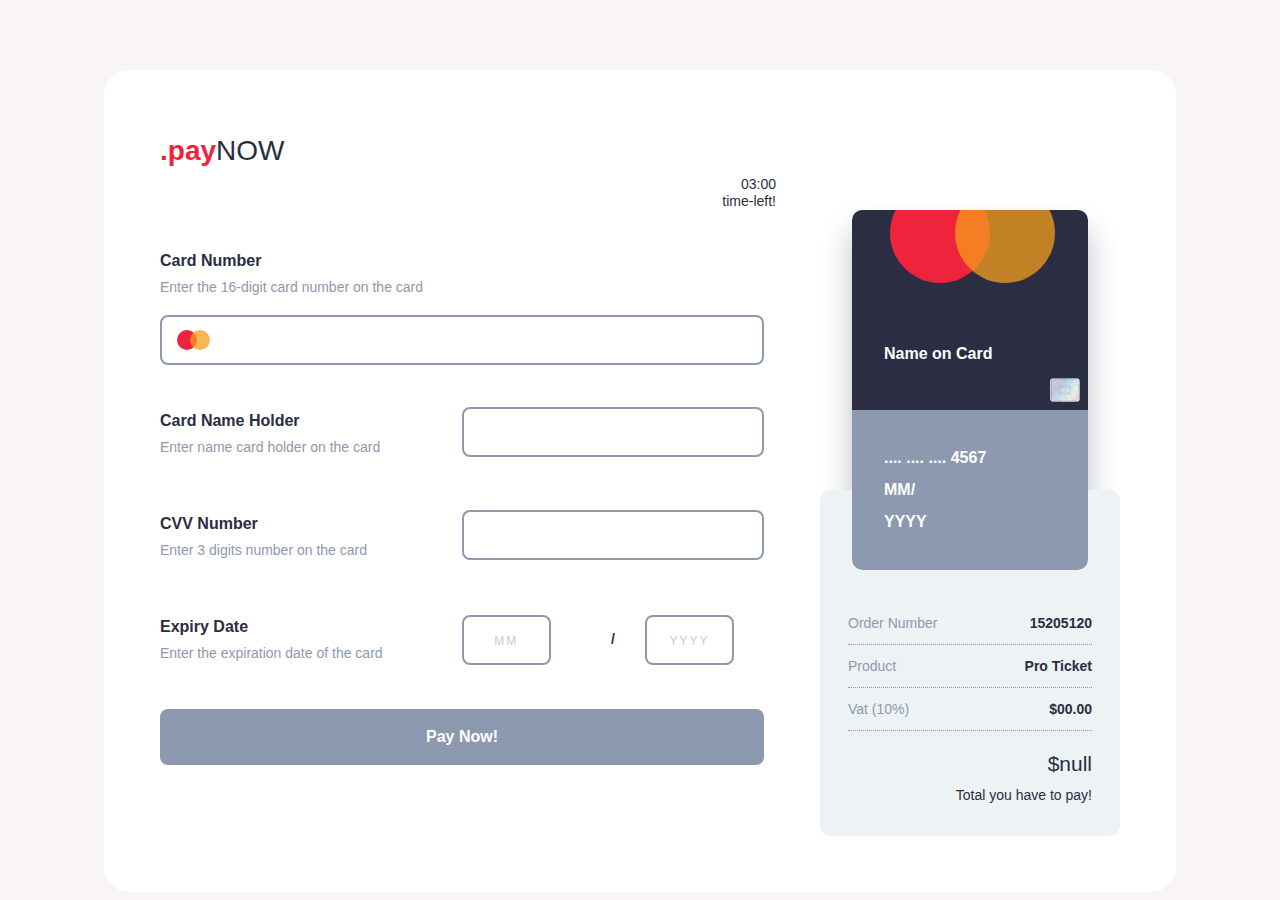
<file: checkout.html>
<!DOCTYPE html>
<html lang="en">
<head>
    <meta charset="UTF-8">
    <meta http-equiv="X-UA-Compatible" content="IE=edge">
    <meta name="viewport" content="width=device-width, initial-scale=1.0">
    <title>Credit Card Checkout Form</title>
    
    <!-- custom css file link  -->
    <link rel="stylesheet" href="checkout.css">
   

</head>
<body>
    <div id="page" class="site">
        <div class="container">
            <div class="outer">
                <header >
                    <div class="logo">
                        <a href="#"><strong>.pay</strong>NOW</a>
                    </div>
                    <div class="time-left">
                        <time id="time">03:00</time>
                        <span>time-left!</span>

                    </div>

                </header>
                <section class="payment">
                    <div class="left">
                        <form id="registration-form" onsubmit="return false" oninput="authorisePayment()">
                            <div class="card-number">
                                <p>Card Number</p>
                                <span>Enter the 16-digit card number on the card</span>
                                <div class="card-number-box">
                                    <input type="number" id="credit-card" data-maxlength="16" oninput="validateCard()" required>
                                    <p id="card-error"></p>
                                    <p id="message"></p>
                                    <span class="cc-logo"></span>
                                </div>
                            </div>
                            <div class="card-holder">
                                <div class="text">
                                    <p>Card Name Holder</p>
                                    <span>Enter name card holder on the card</span>
                                </div>
                                <div class="input">
                                    <input type="text" id="card-name" maxlength="50" autocomplete="off" required>
                                </div>
                            </div>
                            <div class="card-cvv">
                                <div class="text">
                                    <p>CVV Number</p>
                                    <span>Enter 3 digits number on the card</span>
                                </div>
                                <div class="input">
                                    <input type="number" id="cvv" data-maxlength="3" required   oninput="this.value=this.value.slice(0,this.dataset.maxlength); validateCvv()"/>
                                    <p id="cvv-error"></p>
                                </div>
                            </div>
                            <div class="card-expiration">
                                <div class="text">
                                    <p>Expiry Date</p>
                                    <span>Enter the expiration date of the card</span>
                                </div>
                                <div class="input">
                                    <input type="number" id="exp-month" placeholder="MM" data-maxlength="2" required oninput="this.value=this.value.slice(0,this.dataset.maxlength); validateMonth()"/>
                                    <p id="month-error"></p>
                                    <strong> / </strong>
                                    <input type="number" id="exp-year" placeholder="YYYY" data-maxlength="4"   required oninput="this.value=this.value.slice(0,this.dataset.maxlength); validateYear()"/>
                                    <p id="year-error"></p>
                                </div>
                            </div>

                            <div class="btn-pay">
                                <button type="submit" class="btn" id="btn-pay" disabled>Pay Now!</button>
                                
                                <div class="popup" id="popup-id">
                                    <img src="./img.checkout/check-mark-icon-png.webp" alt=" check mark image">
                                    <h2>Thank You!</h2>
                                    <p>Your Payment has been received.</p>
                                    <button type="button" id="btn-ok">OK</button>
                                </div>
                                </div>
                        </form>

                    </div>
                    <div class="right">
                        <div class="card-virtual">
                            <p class="cc-logo"></p>
                            <p class="name-holder">Name on Card </p>
                            <p class="chip">
                                <img src="./img.checkout/chip.png" alt="chip image">
                            </p>
                            <p class="highlight">
                                <span class="last-digit" id="card-number">.... .... .... 4567</span>
                                <span class="expiry">
                                    <span class="exp-month">MM</span>/</span>
                                    <span class="exp-year">YYYY</span>
                                </span>
                            </p>
                        </div>
                        <div class="receipt">
                        <ul>
                          <li>
                            <span>Order Number</span>
                            <span>15205120</span>
                          </li>
                          <li>
                            <span>Product</span>
                            <span>Pro Ticket</span>
                          </li>
                          <li>
                            <span>Vat (10%)</span>
                            <span>$00.00</span>
                          </li>
                        </ul>
                        <div class="total">
                            <p class="price" id="price"></p>
                            <P>Total you have to pay!</P>
                        </div>
                    </div>
                    </div>
                </section>
            </div>
        </div>

    </div>





<script src="checkout.js"></script>
</body>
</html>
</file>
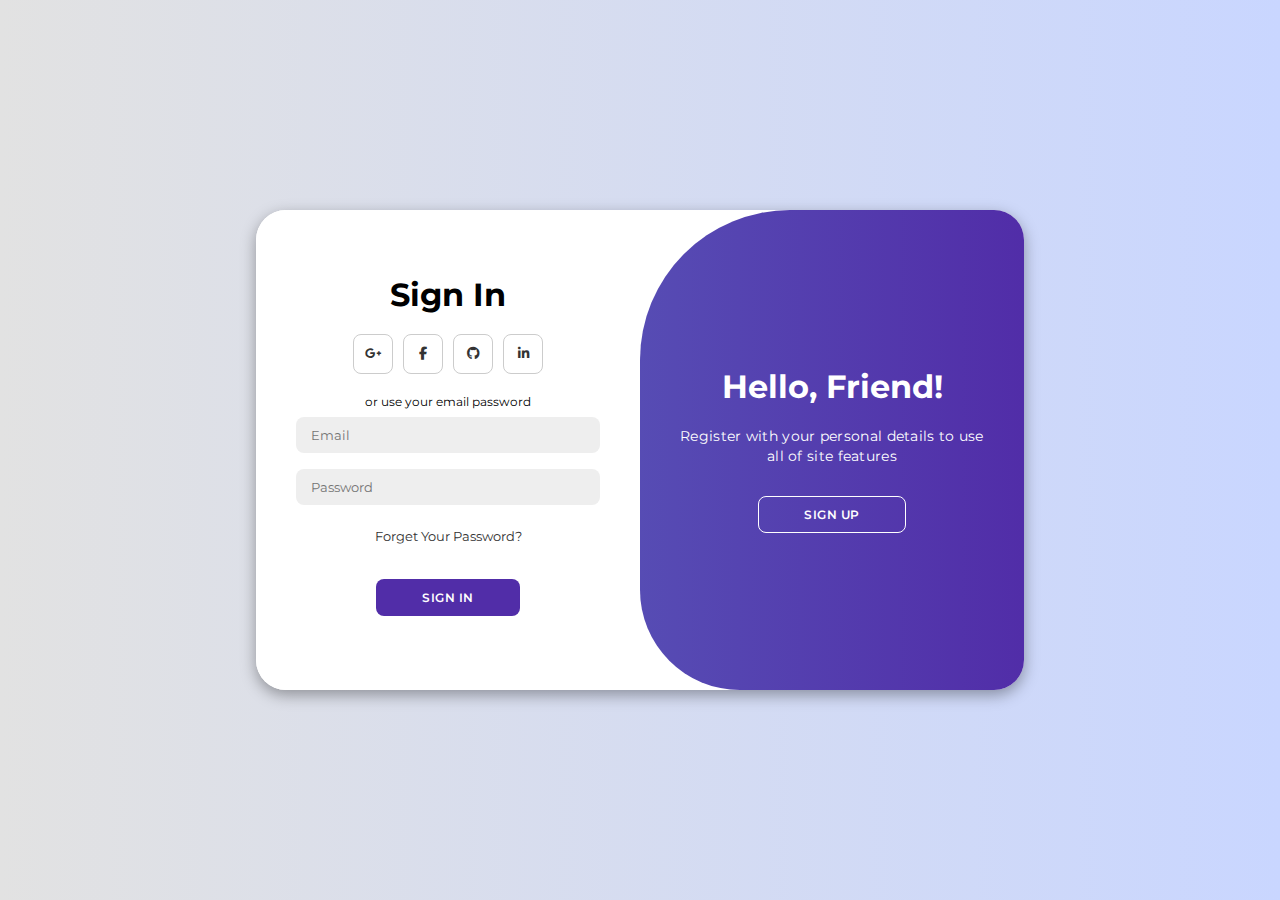
<file: sign-up.html>
<!DOCTYPE html>
<html lang="en">

<head>
    <meta charset="UTF-8">
    <meta name="viewport" content="width=device-width, initial-scale=1.0">
    <link rel="stylesheet" href="https://cdnjs.cloudflare.com/ajax/libs/font-awesome/6.4.2/css/all.min.css">
    <link rel="stylesheet" href="sign-up.css">
    <title>Events Lab | Sign In</title>
</head>

<body>

    <div class="container" id="container">
        <div class="form-container sign-up">
            <form action="booking-page.html">
                <h1>Create Account</h1>
                <div class="social-icons">
                    <a href="booking-page.html" class="icon"><i class="fa-brands fa-google-plus-g"></i></a>
                    <a href="booking-page.html" class="icon"><i class="fa-brands fa-facebook-f"></i></a>
                    <a href="booking-page.html" class="icon"><i class="fa-brands fa-github"></i></a>
                    <a href="booking-page.html" class="icon"><i class="fa-brands fa-linkedin-in"></i></a>
                </div>
                <span>or use your email for registeration</span>
                <input type="text" placeholder="Name" required>
                <input type="email" placeholder="Email" required>
                <input type="password" placeholder="Password" required>
                    <button>Sign Up</button>
            </form>
        </div>
        <div class="form-container sign-in">
            <form action="booking-page.html">
                <h1>Sign In</h1>
                <div class="social-icons">
                    <a href="booking-page.html" class="icon"><i class="fa-brands fa-google-plus-g"></i></a>
                    <a href="booking-page.html" class="icon"><i class="fa-brands fa-facebook-f"></i></a>
                    <a href="booking-page.html" class="icon"><i class="fa-brands fa-github"></i></a>
                    <a href="booking-page.html" class="icon"><i class="fa-brands fa-linkedin-in"></i></a>
                </div>
                <span>or use your email password</span>
                <input type="email" placeholder="Email" required>
                <input type="password" placeholder="Password" required>
                <a href="#">Forget Your Password?</a>
                <a href="booking-page.html">
                    <button>Sign In</button>
                </a>
            </form>
        </div>
        <div class="toggle-container">
            <div class="toggle">
                <div class="toggle-panel toggle-left">
                    <h1>Welcome Back!</h1>
                    <p>Enter your personal details to use all of site features</p>
                    <button class="hidden" id="login">Sign In</button>
                </div>
                <div class="toggle-panel toggle-right">
                    <h1>Hello, Friend!</h1>
                    <p>Register with your personal details to use all of site features</p>
                    <button class="hidden" id="register">Sign Up</button>
                </div>
            </div>
        </div>
    </div>

    <script src="sign-up.js"></script>
</body>

</html>
</file>
<file: checkout.css>
@import url('https://fonts.googleapis.com/css2?family=Poppins:wght@100;200;300;400;500;600;700&display=swap');


:root{
    --main-color: #d90429;
    --main-lighter-color: #ef233c;
    --light-color: #8d99ae;
    --lighter-color: #edf2f4;
    --dark-color: #2b2d42;
    --font-smaller: 12px;
    --font-bigger: 16px;
}
*{
    margin: 0;
    padding: 0;
}

*,::before,::after{
    box-sizing: border-box;
}
html{
    scroll-behavior: smooth;
}
body{
    font-family: 'Nunito', sans-serif;
    font-size: 14px;
    font-weight: 400;
    line-height: 1.8;
    color: var(--dark-color);
    background-color: #f9f5f5;
}
a{
    text-decoration: none;
    color: inherit;
}
ul{
    list-style: none;
}
strong{
    font-weight: 800;
}
input::-webkit-outer-spin-button,
input::-webkit-inner-spin-button{
    -webkit-appearance: none;
    margin: 0;
}
.container{
    max-width: 1100px;
    margin: 0 auto;
    padding: 0 1em;
}
.outer{
    margin-top: 5em;
    border-radius: 1.8em;
    padding: 4em 2em;
    background-color: white;
}
header .logo{
    font-size: 2em;
}
header .logo strong{
    color: var(--main-lighter-color);
}
header .time-left{
    display: flex;
    flex-direction: column;
    align-items: end;
    line-height: 1.2;
}

/*--------seperating payment div side-by-side-------------*/
.payment, .payment :where(form> div:not(.card-number), .card-expiration .input){
    display: flex;
    align-items: center;
}
/*-------shifting payment div top and bottom-------*/
.payment{
    flex-direction: column-reverse;
    gap: 4em;
}

/*-------shifting payment div down---------*/
.payment form > div{
    margin-bottom: 2.5em;
    flex-direction: column;
    align-items: stretch;
}

.payment form > div:not(.card-number) > div{
    flex: 1 0 50%;
    margin: 0.5em 0;
}
.payment .left p{
    font-size: var(--font-bigger);
    font-weight: 700;
}
.payment .left span{
    color: var(--light-color);
}
.payment .left input{
    font-weight: 600;
    font-size: var(--font-bigger);
    padding: 0 1em;
    line-height: 46px;
    border-radius: 8px;
    width: 100%;
    border: 2px solid var(--light-color);
    outline-color: transparent;
    -webkit-transition: all .3s ease-out;
    transition: all .3s ease-out;
}
.payment .left input::placeholder{
    font-weight: 300;
    font-family: inherit;
    letter-spacing: 2px;
    color: var(--light-color);
    font-size: var(--font-smaller);
    opacity: .5;
}
.payment .left input:focus{
    outline-color: var(--main-color);
    background-color: var(--lighter-color);
}
.payment .card-number-box{
    position: relative;
    margin-top: 1em;
}
.payment .card-number-box input{
    padding: 0 4em;
}
.payment .card-number-input input::placeholder{
    font-size: inherit;
}
.payment form .cc-logo{
    position: absolute;
    top: 50%;
    left: 1.2em;
    margin-top: -10px;
}
.payment .cc-logo::before, .payment .cc-logo::after{
    content: '';
    position: relative;
    display: inline-block;
    width: 20px;
    height: 20px;
    border-radius: 50%;
    background-color: var(--main-lighter-color);
}

.payment .cc-logo::after{
    background-color: #f79e1c;
    margin-left: -7px;
    opacity: .75;
}
.payment .card-expiration .input{
    gap: 10%;
    text-align: center;
}
.payment .card-expiration input{
    text-align: center;
}
.btn{
    font-size: var(--font-bigger);
    font-weight: 600;
    border: 0;
    background-color: var(--main-lighter-color);
    color: white;
    line-height: 56px;
    border-radius: 8px;
    width: 100%;
    cursor: pointer;
    -webkit-transition: all 0.3s ease-out;
    transition: all 0.3s ease-out;
    
}
.btn:hover{
    background-color: var(--light-color);
}
.btn:enabled{
    background-color: var(--main-color);
}
.btn:disabled{
   background-color: var(--light-color);
}
.popup{
    width: 400px;
    background: var(--lighter-color);
    border-radius: 6px;
    position: absolute;
    top: 0;
    left: 50%;
    transform: translate(-50%, -50%) scale(0.1);
    text-align: center;
    padding: 0 30px 30px;
    color: #333;
    visibility: hidden;
    transition: transform 0.4s, top 0.4s;
    z-index: 2;
}
.open-popup{
    visibility: visible;
    top: 50%;
    transform: translate(-50%, -50%) scale(1);
}
.popup img{
    background-color: var(--lighter-color);
    width: 100px;
    margin-top: -50px;
    border-radius: 50%;
    box-shadow: 0 2px 5px rgb(0, 0, 0, 0.2);
}
.popup h2{
    font-size: 38px;
    font-weight: 500;
    margin: 30px 0 10px;
}
.popup button{
    width: 100%;
    margin-top: 50px;
    padding: 10px 0;
    background: var(--dark-color);
    color: white;
    border: 0;
    outline: none;
    font-size: 18px;
    border-radius: 4px;
    cursor: pointer;
}
  
  
  
  
 
/*-------right side--------*/
.payment .right{
    max-width: 300px;
    width: 100%;
}
.payment .card-virtual{
    position: relative;
    margin: 0 2em -5em;
    padding: 2em;
    line-height: 2em;
    font-size: var(--font-bigger);
    font-weight: 600;
    color: white;
    background-color: var(--dark-color);
    border-radius: 10px;
    box-shadow: rgb(43 45 66/30%) 0 20px 30px;
    overflow: hidden;
}
.payment .card-virtual .cc-logo{
    position: relative;
    transform: scale(5);
    text-align: center;
}
.payment .card-virtual .name-holder{
    margin: 4em 0 0;
}
.payment .chip{
    display: flex;
    justify-content: end;
    align-items: center;
    margin: 0 -1.5em -1.5em;

}
.payment .chip img{
    width: 30px;
    margin-top: 0.5em;
}

.payment .card-virtual .highlight{
    position: relative;
    height: auto;
    margin: 2em -2em -2em;
    background-color: var(--light-color);
    border-radius: 0 0 10px 10px;
    padding: 2em;
    display: flex;
    z-index: 1;
    flex-direction: column;
}
.payment .right .receipt{
    position: relative;
    padding: 8em 2em 2em;
    border-radius: 10px;
    background-color: var(--lighter-color);
}
.payment .right .receipt ul li{
    display: flex;
    justify-content: space-between;
    line-height: 3em;
    border-bottom: 1px dotted var(--light-color);
}
.payment .right .receipt ul li span:first-child{
    color: var(--light-color);
}
.payment .right .receipt ul li span:last-child{
    font-weight: 700;
}
.payment .right .receipt .total{
    text-align: right;
    margin-top: 1em;
}
.payment .receipt .total .price{
    font-size: 1.5em;
}


/*----------responsiveness-----------*/

@media  screen and (min-width: 576px) {
    .outer{
        padding: 4em;
    }
    .payment form > div{
        flex-direction: row;
    }
    .payment form > div .text{
        padding-right: 1em;
    }
}

@media screen and (min-width: 992px){
    header{
        max-width: 70%;
        padding-right: 4em;
        margin-bottom: 0;
    }
    .payment{
        flex-direction: row;
        gap: 0;
    }
    .payment .left{
        flex: 1 0 65%;
        padding-right: 4em;
    }
    .payment .right{
        flex: 1 0 35;
        align-self: flex-end;
    }
}
</file>
<file: sign-up.css>
@import url('https://fonts.googleapis.com/css2?family=Montserrat:wght@300;400;500;600;700&display=swap');

*{
    margin: 0;
    padding: 0;
    box-sizing: border-box;
    font-family: 'Montserrat', sans-serif;
}
 body{ 
    background-color: #c9d6ff;
    background: linear-gradient(to right, #e2e2e2, #c9d6ff);
    display: flex;
    align-items: center;
    justify-content: center;
    flex-direction: column;
    height: 100vh;
}

.container{
    background-color: #fff;
    border-radius: 30px;
    box-shadow: 0 5px 15px rgba(0, 0, 0, 0.35);
    position: relative;
    overflow: hidden;
    width: 768px;
    max-width: 100%;
    min-height: 480px;
}

.container p{
    font-size: 14px;
    line-height: 20px;
    letter-spacing: 0.3px;
    margin: 20px 0;
}

.container span{
    font-size: 12px;
}

.container a{
    color: #333;
    font-size: 13px;
    text-decoration: none;
    margin: 15px 0 10px;
}

.container button{
    background-color: #512da8;
    color: #fff;
    font-size: 12px;
    padding: 10px 45px;
    border: 1px solid transparent;
    border-radius: 8px;
    font-weight: 600;
    letter-spacing: 0.5px;
    text-transform: uppercase;
    margin-top: 10px;
    cursor: pointer;
}

.container button.hidden{
    background-color: transparent;
    border-color: #fff;
}

.container form{
    background-color: #fff;
    display: flex;
    align-items: center;
    justify-content: center;
    flex-direction: column;
    padding: 0 40px;
    height: 100%;
}

.container input{
    background-color: #eee;
    border: none;
    margin: 8px 0;
    padding: 10px 15px;
    font-size: 13px;
    border-radius: 8px;
    width: 100%;
    outline: none;
}

.form-container{
    position: absolute;
    top: 0;
    height: 100%;
    transition: all 0.6s ease-in-out;
}

.sign-in{
    left: 0;
    width: 50%;
    z-index: 2;
}

.container.active .sign-in{
    transform: translateX(100%);
}

.sign-up{
    left: 0;
    width: 50%;
    opacity: 0;
    z-index: 1;
}

.container.active .sign-up{
    transform: translateX(100%);
    opacity: 1;
    z-index: 5;
    animation: move 0.6s;
}

@keyframes move{
    0%, 49.99%{
        opacity: 0;
        z-index: 1;
    }
    50%, 100%{
        opacity: 1;
        z-index: 5;
    }
}

.social-icons{
    margin: 20px 0;
}

.social-icons a{
    border: 1px solid #ccc;
    border-radius: 20%;
    display: inline-flex;
    justify-content: center;
    align-items: center;
    margin: 0 3px;
    width: 40px;
    height: 40px;
}

.toggle-container{
    position: absolute;
    top: 0;
    left: 50%;
    width: 50%;
    height: 100%;
    overflow: hidden;
    transition: all 0.6s ease-in-out;
    border-radius: 150px 0 0 100px;
    z-index: 1000;
}

.container.active .toggle-container{
    transform: translateX(-100%);
    border-radius: 0 150px 100px 0;
}

.toggle{
    background-color: #512da8;
    height: 100%;
    background: linear-gradient(to right, #5c6bc0, #512da8);
    color: #fff;
    position: relative;
    left: -100%;
    height: 100%;
    width: 200%;
    transform: translateX(0);
    transition: all 0.6s ease-in-out;
}

.container.active .toggle{
    transform: translateX(50%);
}

.toggle-panel{
    position: absolute;
    width: 50%;
    height: 100%;
    display: flex;
    align-items: center;
    justify-content: center;
    flex-direction: column;
    padding: 0 30px;
    text-align: center;
    top: 0;
    transform: translateX(0);
    transition: all 0.6s ease-in-out;
}

.toggle-left{
    transform: translateX(-200%);
}

.container.active .toggle-left{
    transform: translateX(0);
}

.toggle-right{
    right: 0;
    transform: translateX(0);
}

.container.active .toggle-right{
    transform: translateX(200%);
}
</file>
